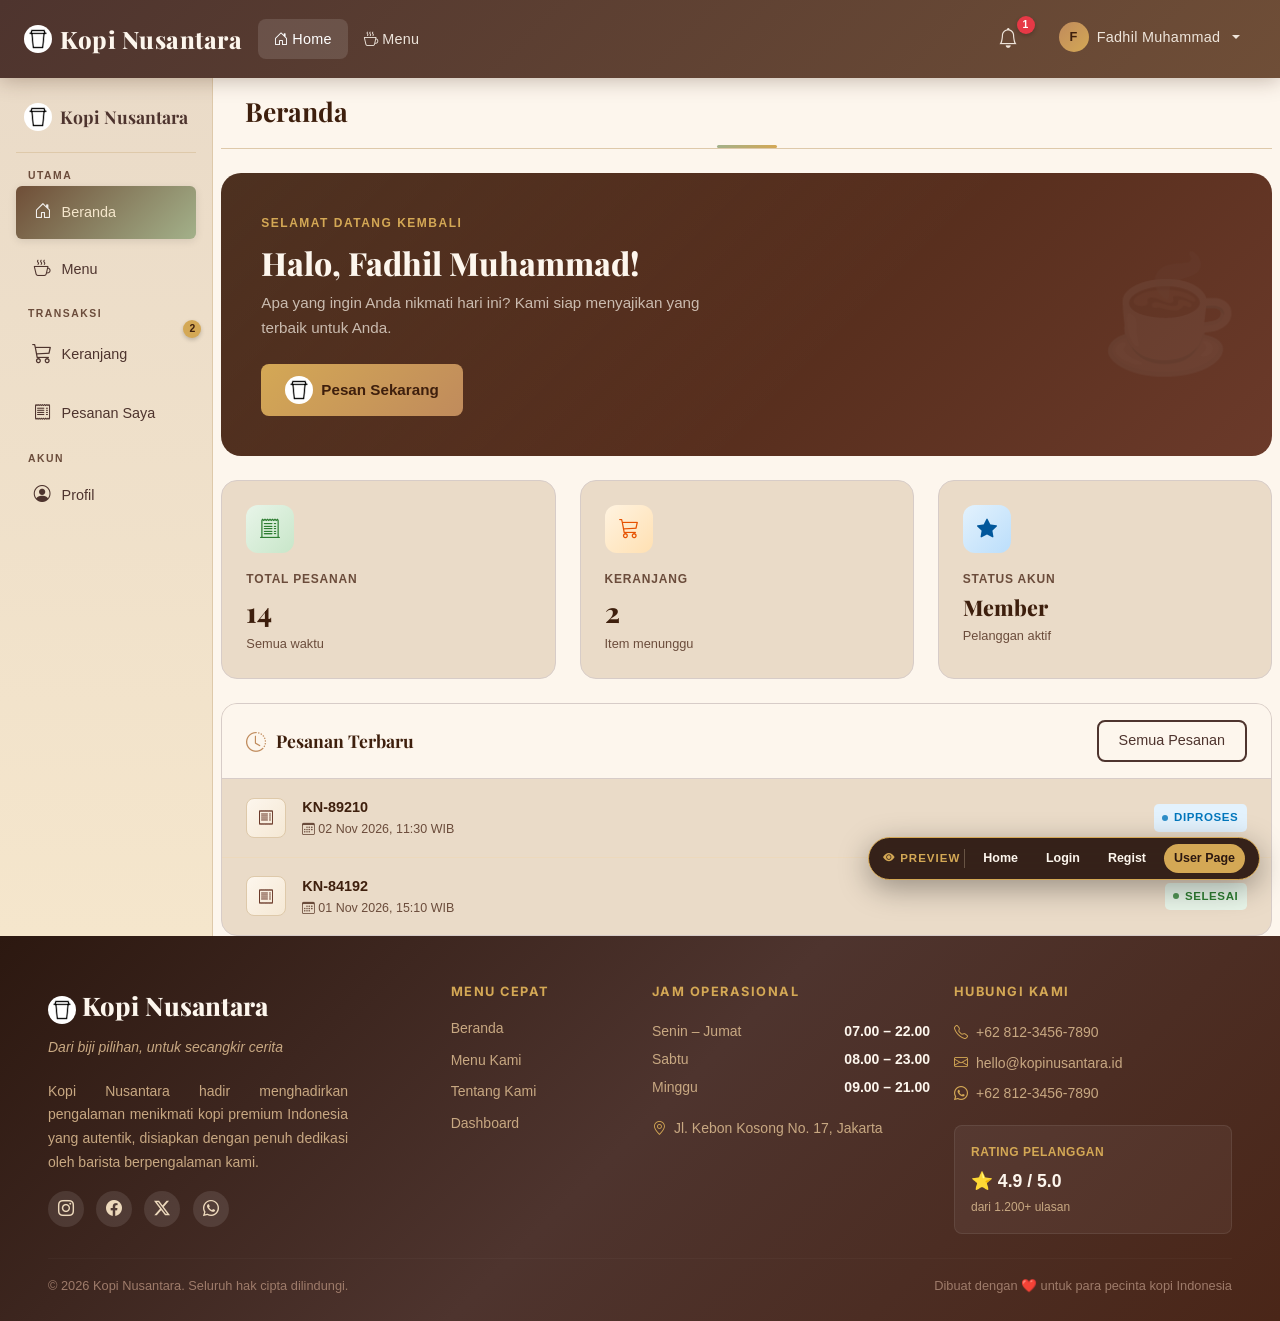
<file: user.html>
<!DOCTYPE html>
<html lang="id">

<head>
    <meta charset="UTF-8">
    <meta name="viewport" content="width=device-width, initial-scale=1.0">
    <meta name="description"
        content="Kopi Nusantara — Kedai kopi premium Indonesia dengan biji pilihan petani lokal, diracik oleh barista profesional.">
    <title>Beranda — Kopi Nusantara</title>

    <link rel="icon" type="image/x-icon" href="./public/coffee-cup-svgrepo-com.svg">

    <!-- Bootstrap CSS -->
    <link href="https://cdn.jsdelivr.net/npm/bootstrap@5.3.3/dist/css/bootstrap.min.css" rel="stylesheet">
    <!-- Bootstrap Icons -->
    <link rel="stylesheet" href="https://cdn.jsdelivr.net/npm/bootstrap-icons@1.11.3/font/bootstrap-icons.min.css">
    <!-- Google Fonts -->
    <link rel="preconnect" href="https://fonts.googleapis.com">
    <link rel="preconnect" href="https://fonts.gstatic.com" crossorigin>
    <link
        href="https://fonts.googleapis.com/css2?family=Playfair+Display:wght@400;600;700;800&family=Inter:wght@300;400;500;600;700&display=swap"
        rel="stylesheet">

    <link rel="stylesheet"
        href="https://fonts.googleapis.com/css2?family=Material+Symbols+Outlined:opsz,wght,FILL,GRAD@24,400,0,0&icon_names=bakery_dining,fastfood,coffee,water_medium,lunch_dining,cookie,psychiatry,person_apron,bolt,trophy,aq_indoor,partner_heart,app_registration,share_location,sell,paid,star,menu" />

    <!-- App CSS (Exact Compiled CSS from Laravel) -->
    <link rel="stylesheet" href="css/app.css">
    <style>
        /* Inline overrides (from partials/styles.blade.php) */
        .bg-customer { background-color: #FDF6ED; }
        .text-coffee  { color: #6B3A2A !important; }
        .text-accent  { color: #C08B5C !important; }

        /* Page title bar */
        .page-header {
            padding: 1rem 0 1.25rem;
            margin-bottom: 1.5rem;
            border-bottom: 1px solid #DEC9AA;
        }

        .page-header h1 {
            font-family: 'Playfair Display', serif;
            font-size: 1.65rem;
            font-weight: 700;
            color: #3E1F0D;
            margin: 0;
        }

        /* Floating Preview Quick Navigator */
        .floating-preview-nav {
            position: fixed;
            bottom: 20px;
            right: 20px;
            z-index: 9999;
            background: rgba(44, 24, 16, 0.95);
            backdrop-filter: blur(8px);
            border: 1px solid #D4A855;
            border-radius: 50px;
            padding: 6px 14px;
            display: flex;
            align-items: center;
            gap: 8px;
            box-shadow: 0 8px 30px rgba(0,0,0,0.35);
        }
        .floating-preview-nav .nav-label {
            color: #D4A855;
            font-size: 0.72rem;
            font-weight: 700;
            text-transform: uppercase;
            letter-spacing: 1px;
            padding-right: 4px;
            border-right: 1px solid rgba(222, 201, 170, 0.3);
        }
        .floating-preview-nav a {
            color: #FDF6ED;
            text-decoration: none;
            font-size: 0.78rem;
            font-weight: 600;
            padding: 4px 10px;
            border-radius: 20px;
            transition: all 0.2s;
        }
        .floating-preview-nav a:hover {
            background: rgba(212, 168, 85, 0.2);
            color: #D4A855;
        }
        .floating-preview-nav a.active {
            background: #D4A855;
            color: #2C1810;
        }
    </style>
</head>

<body class="bg-customer">

    <!-- Floating Preview Quick Switcher -->
    <div class="floating-preview-nav">
        <span class="nav-label"><i class="bi bi-eye-fill me-1"></i>Preview</span>
        <a href="index.html">Home</a>
        <a href="login.html">Login</a>
        <a href="register.html">Regist</a>
        <a href="user.html" class="active">User Page</a>
    </div>

    <!-- ================================================================
     NAVBAR (partials/navbar.blade.php - Authenticated User View)
     ================================================================ -->
    <nav class="navbar navbar-expand-lg navbar-dark">
        <div class="container-fluid px-4">
            <a class="navbar-brand" href="index.html">
                <img src="./public/coffee-cup-svgrepo-com.svg" alt="" width="28" height="28"
                    class="brand-logo"> Kopi Nusantara
            </a>

            <button class="navbar-toggler" type="button" data-bs-toggle="collapse" data-bs-target="#navbarNav"
                aria-controls="navbarNav" aria-expanded="false" aria-label="Toggle navigation">
                <span class="material-symbols-outlined">
                    menu
                </span>
            </button>

            <div class="collapse navbar-collapse " id="navbarNav">
                <ul class="navbar-nav me-auto">
                    <li class="nav-item">
                        <a class="nav-link active" href="user.html">
                            <i class="bi bi-house-door me-1"></i>Home
                        </a>
                    </li>
                    <li class="nav-item">
                        <a class="nav-link" href="#menu">
                            <i class="bi bi-cup-hot me-1"></i>Menu
                        </a>
                    </li>
                </ul>

                <ul class="navbar-nav align-items-start gap-1 ms-auto">
                    <!-- Notification Bell Dropdown -->
                    <li class="nav-item dropdown me-1">
                        <a class="nav-link position-relative px-2 dropdown-toggle hide-arrow" href="#"
                            id="notificationDropdown" role="button" data-bs-toggle="dropdown" aria-expanded="false"
                            title="Notifikasi">
                            <i class="bi bi-bell fs-5"></i>
                            <span class="notification-badge">1</span>
                        </a>

                        <ul class="dropdown-menu dropdown-menu-end notification-dropdown shadow-lg border-0 py-0"
                            aria-labelledby="notificationDropdown"
                            style="width: 320px; max-height: 400px; overflow-y: auto;">
                            <li class="dropdown-header d-flex justify-content-between align-items-center py-2 px-3 border-bottom"
                                style="background-color: var(--color-surface-alt, #2C1A11); color: var(--color-gold, #D4A855);">
                                <span class="fw-bold fs-6 mb-0">Notifikasi</span>
                                <span class="badge bg-warning text-dark rounded-pill">1 Baru</span>
                            </li>

                            <li>
                                <a class="dropdown-item py-2 px-3 border-bottom text-wrap d-flex flex-column gap-1"
                                    href="#orders">
                                    <div class="d-flex justify-content-between align-items-center">
                                        <strong style="font-size: 0.85rem;" class="text-truncate me-2">Pesanan #KN-89210</strong>
                                        <small class="text-muted ms-auto" style="font-size: 0.7rem; white-space: nowrap;">5 menit yang lalu</small>
                                    </div>
                                    <div class="d-flex justify-content-between align-items-center">
                                        <span class="text-muted small" style="font-size: 0.78rem;">Pesanan Diproses</span>
                                        <span class="badge bg-info text-dark" style="font-size: 0.65rem;">Processing</span>
                                    </div>
                                </a>
                            </li>

                            <li class="text-center py-2 bg-light">
                                <a href="#orders" class="text-decoration-none small fw-semibold text-coffee">
                                    Lihat Semua Pesanan
                                </a>
                            </li>
                        </ul>
                    </li>

                    <!-- User Profile Dropdown -->
                    <li class="nav-item dropdown">
                        <a class="nav-link dropdown-toggle d-flex align-items-center gap-2" href="#" role="button"
                            data-bs-toggle="dropdown" aria-expanded="false">
                            <div
                                style="width:30px;height:30px;border-radius:50%;background:linear-gradient(135deg,#C08B5C,#D4A855);display:flex;align-items:center;justify-content:center;font-size:0.8rem;font-weight:700;color:#3E1F0D;">
                                F
                            </div>
                            <span class="d-none d-md-inline">Fadhil Muhammad</span>
                        </a>
                        <ul class="dropdown-menu dropdown-menu-end">
                            <li>
                                <div class="px-3 py-2 border-bottom" style="border-color:#DEC9AA!important;">
                                    <div style="font-weight:600;font-size:0.875rem;color:#3E1F0D;">
                                        Fadhil Muhammad</div>
                                    <div style="font-size:0.75rem;color:#6B4C3B;">User
                                    </div>
                                </div>
                            </li>
                            <li>
                                <a class="dropdown-item" href="#orders">
                                    <i class="bi bi-receipt me-2"></i>Pesanan Saya
                                </a>
                            </li>
                            <li>
                                <a class="dropdown-item" href="#profile">
                                    <i class="bi bi-person me-2"></i>Profil
                                </a>
                            </li>
                            <li>
                                <hr class="dropdown-divider" style="border-color:#DEC9AA;">
                            </li>
                            <li>
                                <a class="dropdown-item text-danger" href="login.html">
                                    <i class="bi bi-box-arrow-right me-2"></i>Keluar
                                </a>
                            </li>
                        </ul>
                    </li>
                </ul>
            </div>
        </div>
    </nav>

    <!-- ================================================================
     MAIN CONTENT & SIDEBAR (layouts/app.blade.php + partials/sidebar.blade.php)
     ================================================================ -->
    <div class="container-fluid px-0">
        <div class="row g-0">

            <div class="sidebar col-md-3 col-lg-2">
                <div class="sidebar-brand">
                    <img src="./public/coffee-cup-svgrepo-com.svg" alt="" width="28" height="28" class="brand-logo">
                    <span>Kopi Nusantara</span>
                </div>

                <ul class="nav flex-column">
                    <li><span class="sidebar-section-label">Utama</span></li>
                    <li class="nav-item">
                        <a class="nav-link active" href="user.html">
                            <i class="bi bi-house-door"></i> Beranda
                        </a>
                    </li>
                    <li class="nav-item">
                        <a class="nav-link" href="#menu">
                            <i class="bi bi-cup-hot"></i> Menu
                        </a>
                    </li>

                    <li><span class="sidebar-section-label">Transaksi</span></li>
                    <li class="nav-item position-relative">
                        <a class="nav-link" href="#cart">
                            <i class="bi bi-cart3 fs-5"></i> Keranjang
                        </a>
                        <span class="cart-badge" style="position: absolute; right: -5px; top: -5px;">
                            2
                        </span>
                    </li>
                    <li class="nav-item">
                        <a class="nav-link" href="#orders">
                            <i class="bi bi-receipt"></i> Pesanan Saya
                        </a>
                    </li>

                    <li><span class="sidebar-section-label">Akun</span></li>
                    <li class="nav-item">
                        <a class="nav-link" href="#profile">
                            <i class="bi bi-person-circle"></i> Profil
                        </a>
                    </li>
                </ul>
            </div>

            <main class="col-md-9 ms-sm-auto col-lg-10 px-2 overflow-hidden" style="min-width: 0;">
                <div
                    class="section-title page-header d-flex justify-content-between flex-wrap flex-md-nowrap align-items-center px-3 px-md-4">
                    <h1>Beranda</h1>
                </div>

                <!-- ================================================================
                 USER DASHBOARD CONTENT (user/dashboard.blade.php)
                 ================================================================ -->
                <div class="dashboard-page fade-in-up">

                    <div class="welcome-banner mb-4">
                        <!-- <img src="./public/coffee-cup-svgrepo-com.svg" alt="" aria-hidden="true" class="welcome-watermark"> -->
                        <div class="welcome-label">Selamat datang kembali</div>
                        <h1 class="welcome-title">Halo, Fadhil Muhammad!</h1>
                        <p class="welcome-subtitle">
                            Apa yang ingin Anda nikmati hari ini? Kami siap menyajikan yang terbaik untuk Anda.
                        </p>
                        <a href="#menu" class="welcome-btn">
                            <img src="./public/coffee-cup-svgrepo-com.svg" alt="" width="28" height="28"
                                class="brand-logo">
                            Pesan Sekarang
                        </a>
                    </div>

                    <div class="row g-4 mb-4">
                        <div class="col-6 col-md-4">
                            <div class="dash-stat-card fade-in-up">
                                <div class="dash-stat-icon orders">
                                    <i class="bi bi-receipt-cutoff"></i>
                                </div>
                                <div class="dash-stat-label">Total Pesanan</div>
                                <div class="dash-stat-value">14</div>
                                <div class="dash-stat-sub">Semua waktu</div>
                            </div>
                        </div>
                        <div class="col-6 col-md-4">
                            <div class="dash-stat-card fade-in-up delay-1">
                                <div class="dash-stat-icon cart">
                                    <i class="bi bi-cart3 fs-5"></i>
                                </div>
                                <div class="dash-stat-label">Keranjang</div>
                                <div class="dash-stat-value">2</div>
                                <div class="dash-stat-sub">Item menunggu</div>
                            </div>
                        </div>
                        <div class="col-12 col-md-4">
                            <div class="dash-stat-card fade-in-up delay-2">
                                <div class="dash-stat-icon member">
                                    <i class="bi bi-star-fill"></i>
                                </div>
                                <div class="dash-stat-label">Status Akun</div>
                                <div class="dash-stat-value" style="font-size: 1.35rem;">Member</div>
                                <div class="dash-stat-sub">Pelanggan aktif</div>
                            </div>
                        </div>
                    </div>

                    <div class="recent-orders-card fade-in-up delay-2">
                        <div class="recent-orders-header">
                            <div class="recent-orders-header-title">
                                <i class="bi bi-clock-history"></i>
                                Pesanan Terbaru
                            </div>
                            <a href="#orders" class="btn btn-outline-coffee btn-sm">
                                Semua Pesanan
                            </a>
                        </div>
                        <div class="card-body p-0">
                            <a href="#orders" class="order-item">
                                <div class="order-info">
                                    <div class="order-icon">
                                        <i class="bi bi-receipt"></i>
                                    </div>
                                    <div>
                                        <div class="order-id">KN-89210</div>
                                        <div class="order-date">
                                            <i class="bi bi-calendar3 me-1"></i>02 Nov 2026, 11:30 WIB
                                        </div>
                                    </div>
                                </div>
                                <div class="order-status status-processing">
                                    Diproses
                                </div>
                            </a>

                            <a href="#orders" class="order-item">
                                <div class="order-info">
                                    <div class="order-icon">
                                        <i class="bi bi-receipt"></i>
                                    </div>
                                    <div>
                                        <div class="order-id">KN-84192</div>
                                        <div class="order-date">
                                            <i class="bi bi-calendar3 me-1"></i>01 Nov 2026, 15:10 WIB
                                        </div>
                                    </div>
                                </div>
                                <div class="order-status status-completed">
                                    Selesai
                                </div>
                            </a>
                        </div>
                    </div>

                </div>
            </main>
        </div>
    </div>

    <!-- ================================================================
     FOOTER (partials/footer.blade.php)
     ================================================================ -->
    <footer class="footer mt-auto">
        <div class="container-fluid px-4 px-lg-5">
            <div class="row g-4">
                <div class="col-lg-4">
                    <div class="footer-brand">
                        <img src="./public/coffee-cup-svgrepo-com.svg" alt="" width="28" height="28" class="brand-logo">
                        Kopi Nusantara
                    </div>
                    <p class="footer-tagline">Dari biji pilihan, untuk secangkir cerita</p>
                    <p style="font-size:0.875rem;color:#C8A882;line-height:1.7;max-width:300px;text-align: justify;">
                        Kopi Nusantara hadir menghadirkan pengalaman menikmati kopi premium Indonesia yang autentik,
                        disiapkan dengan penuh dedikasi oleh barista berpengalaman kami.
                    </p>
                    <div class="footer-social mt-3">
                        <a href="#" title="Instagram"><i class="bi bi-instagram"></i></a>
                        <a href="#" title="Facebook"><i class="bi bi-facebook"></i></a>
                        <a href="#" title="Twitter/X"><i class="bi bi-twitter-x"></i></a>
                        <a href="#" title="WhatsApp"><i class="bi bi-whatsapp"></i></a>
                    </div>
                </div>

                <div class="col-lg-2 col-md-4">
                    <h6>Menu Cepat</h6>
                    <a href="index.html">Beranda</a>
                    <a href="index.html#menu-section">Menu Kami</a>
                    <a href="index.html#tentang">Tentang Kami</a>
                    <a href="user.html">Dashboard</a>
                </div>

                <div class="col-lg-3 col-md-4">
                    <h6>Jam Operasional</h6>
                    <div style="font-size:0.875rem;color:#C8A882;line-height:2;">
                        <div class="d-flex justify-content-between">
                            <span>Senin – Jumat</span>
                            <span style="color:#FDF6ED;font-weight:600;">07.00 – 22.00</span>
                        </div>
                        <div class="d-flex justify-content-between">
                            <span>Sabtu</span>
                            <span style="color:#FDF6ED;font-weight:600;">08.00 – 23.00</span>
                        </div>
                        <div class="d-flex justify-content-between">
                            <span>Minggu</span>
                            <span style="color:#FDF6ED;font-weight:600;">09.00 – 21.00</span>
                        </div>
                    </div>
                    <div class="mt-3" style="font-size:0.875rem;color:#C8A882;">
                        <div><i class="bi bi-geo-alt me-2" style="color:#D4A855;"></i>Jl. Kebon Kosong No. 17, Jakarta</div>
                    </div>
                </div>

                <div class="col-lg-3 col-md-4">
                    <h6>Hubungi Kami</h6>
                    <div style="font-size:0.875rem;color:#C8A882;line-height:2.2;">
                        <div><i class="bi bi-telephone me-2" style="color:#D4A855;"></i>+62 812-3456-7890</div>
                        <div><i class="bi bi-envelope me-2" style="color:#D4A855;"></i>hello@kopinusantara.id</div>
                        <div><i class="bi bi-whatsapp me-2" style="color:#D4A855;"></i>+62 812-3456-7890</div>
                    </div>
                    <div class="mt-3 p-3"
                        style="background:rgba(255,255,255,0.05);border-radius:0.5rem;border:1px solid rgba(255,255,255,0.08);">
                        <div
                            style="font-size:0.75rem;color:#D4A855;font-weight:600;letter-spacing:0.5px;text-transform:uppercase;margin-bottom:0.25rem;">
                            Rating Pelanggan</div>
                        <div style="color:#FDF6ED;font-size:1.1rem;font-weight:700;">⭐ 4.9 / 5.0</div>
                        <div style="font-size:0.75rem;color:#C8A882;">dari 1.200+ ulasan</div>
                    </div>
                </div>
            </div>

            <hr class="footer-divider">

            <div class="d-flex flex-wrap justify-content-between align-items-center footer-bottom">
                <span>&copy; 2026 Kopi Nusantara. Seluruh hak cipta dilindungi.</span>
                <span>Dibuat dengan ❤️ untuk para pecinta kopi Indonesia</span>
            </div>
        </div>
    </footer>

    <!-- Bootstrap JS -->
    <script src="https://cdn.jsdelivr.net/npm/bootstrap@5.3.3/dist/js/bootstrap.bundle.min.js"></script>
</body>

</html>
</file>
<file: css/app.css>
@import "https://fonts.googleapis.com/css2?family=Playfair+Display:wght@400;600;700;800&family=Inter:wght@300;400;500;600;700&display=swap";@import "https://fonts.googleapis.com/css2?family=Playfair+Display:wght@700;800&family=Inter:wght@400;500;600&display=swap";:root{--color-primary:#3e1f0d;--color-secondary:#6b3a2a;--color-accent:#c08b5c;--color-gold:#d4a855;--color-background:#fdf6ed;--color-surface:#f5e8d4;--color-surface-alt:#edd9bc;--color-text:#2c1810;--color-text-muted:#6b4c3b;--color-border:#dec9aa;--color-success:#2e7d32;--color-warning:#e65100;--color-danger:#b71c1c;--color-info:#01579b;--shadow-sm:0 2px 8px #3e1f0d14;--shadow-md:0 4px 20px #3e1f0d1f;--shadow-lg:0 8px 40px #3e1f0d2e;--shadow-xl:0 20px 60px #3e1f0d40;--radius-sm:.5rem;--radius-md:.75rem;--radius-lg:1rem;--radius-xl:1.5rem;--transition:all .25s cubic-bezier(.4, 0, .2, 1)}*,:before,:after{box-sizing:border-box}html{scroll-behavior:smooth}body{background-color:var(--color-background);color:var(--color-text);font-family:Inter,Segoe UI,sans-serif;font-size:.9375rem;line-height:1.7}h1,h2,h3,h4,h5,h6{color:var(--color-primary);font-family:Playfair Display,Georgia,serif;font-weight:700;line-height:1.3}.section-title{color:var(--color-primary);padding-bottom:.5rem;font-family:Playfair Display,serif;font-size:2.25rem;font-weight:800;display:inline-block;position:relative}.section-title:after{content:"";background:linear-gradient(90deg, var(--color-accent), var(--color-gold));border-radius:99px;width:60px;height:3px;position:absolute;bottom:0;left:50%;transform:translate(-50%)}.text-coffee{color:var(--color-secondary)!important}.text-accent{color:var(--color-accent)!important}.text-muted-custom{color:var(--color-text-muted)!important}.navbar{transition:var(--transition);padding:.85rem 0;box-shadow:0 2px 20px #3e1f0d4d;background:linear-gradient(135deg, var(--color-primary) 0%, var(--color-secondary) 100%)!important}.navbar-brand{letter-spacing:.5px;transition:var(--transition);align-items:center;gap:.5rem;font-family:Playfair Display,serif;font-size:1.5rem;font-weight:800;display:flex;color:#fdf6ed!important}.navbar-brand:hover{transform:translateY(-1px);color:var(--color-gold)!important}.navbar-brand .brand-icon{filter:drop-shadow(0 1px 2px #0000004d);font-size:1.6rem}.navbar .nav-link{border-radius:var(--radius-sm);transition:var(--transition);letter-spacing:.3px;font-size:.9rem;font-weight:500;color:#fdf6ede6!important;padding:.5rem 1rem!important}.navbar .nav-link:hover,.navbar .nav-link.active{background-color:#ffffff1f;color:#fff!important}.navbar-toggler{border-color:#fdf6ed4d;padding:.375rem .625rem}.navbar-toggler-icon{filter:invert()}.dropdown-menu{background-color:var(--color-surface);border:1px solid var(--color-border);border-radius:var(--radius-md);box-shadow:var(--shadow-lg);margin-top:.5rem;padding:.5rem}.dropdown-item{color:var(--color-text);border-radius:var(--radius-sm);transition:var(--transition);padding:.5rem 1rem;font-weight:500}.dropdown-item:hover{background-color:var(--color-surface-alt);color:var(--color-primary)}.cart-badge,.notification-badge{background:var(--color-gold,#d4a855);color:#3e1f0d;z-index:2;border-radius:999px;justify-content:center;align-items:center;min-width:18px;height:18px;padding:0 4px;font-size:.65rem;font-weight:700;line-height:1;display:flex;position:absolute;top:2px;right:0;box-shadow:0 2px 4px #0003}.notification-badge{color:#fff;background:#e63946}.hide-arrow:after{display:none!important}.pagination{justify-content:center;align-items:center;gap:.35rem;margin:1.5rem 0 .5rem;padding-left:0;list-style:none;display:flex}.pagination .page-item .page-link{color:var(--color-text,#3e1f0d);background-color:var(--color-surface,#fffdf9);border:1px solid var(--color-border,#dec9aa);transition:var(--transition,all .2s ease);padding:.45rem .85rem;font-size:.875rem;font-weight:500;text-decoration:none;box-shadow:0 1px 3px #0000000d;border-radius:var(--radius-sm,8px)!important}.pagination .page-item .page-link:hover{color:#3e1f0d;background-color:var(--color-surface-alt,#f5e6d3);border-color:var(--color-gold,#d4a855);transform:translateY(-1px)}.pagination .page-item.active .page-link{font-weight:700;box-shadow:0 3px 8px #c08b5c4d;color:#3e1f0d!important;background:linear-gradient(135deg,#c08b5c 0%,#d4a855 100%)!important;border-color:#c08b5c!important}.pagination .page-item.disabled .page-link{color:#a08c7d;border-color:var(--color-border,#dec9aa);opacity:.6;pointer-events:none;background-color:#00000008}.pagination-container .small.text-muted,nav .small.text-muted{display:none!important}.sidebar{background:linear-gradient(180deg, var(--color-surface) 0%, var(--color-background) 100%);border-right:1px solid var(--color-border);min-height:calc(100vh - 72px);padding:1.5rem 1rem!important}.sidebar-brand{color:var(--color-primary);border-bottom:1px solid var(--color-border);align-items:center;gap:.5rem;margin-bottom:.5rem;padding:0 .5rem 1.25rem;font-family:Playfair Display,serif;font-size:1.1rem;font-weight:700;display:flex}.sidebar-section-label{text-transform:uppercase;letter-spacing:1.5px;color:var(--color-text-muted);margin-top:.5rem;padding:.5rem .75rem .25rem;font-size:.65rem;font-weight:700}.sidebar .nav-link{color:var(--color-text-muted);border-radius:var(--radius-sm);transition:var(--transition);align-items:center;gap:.6rem;margin-bottom:.2rem;padding:.65rem .875rem;font-size:.9rem;font-weight:500;display:flex}.sidebar .nav-link i{text-align:center;flex-shrink:0;width:20px;font-size:1.05rem}.sidebar .nav-link:hover{background-color:var(--color-surface-alt);color:var(--color-primary);transform:translate(3px)}.sidebar .nav-link.active{background:linear-gradient(135deg, var(--color-secondary), var(--color-accent));color:#fff;box-shadow:0 3px 10px #6b3a2a4d}.sidebar .nav-link.active i{color:#ffffffe6}.card{box-shadow:var(--shadow-sm);background-color:var(--color-surface);border-radius:var(--radius-md);transition:var(--transition);border:none;overflow:hidden}.card:hover{box-shadow:var(--shadow-md);transform:translateY(-3px)}.card-header{background-color:var(--color-background);border-bottom:1px solid var(--color-border);color:var(--color-primary);padding:1rem 1.25rem;font-family:Playfair Display,serif;font-weight:600}.card-body{color:var(--color-text)}.card-title{color:var(--color-primary);font-family:Playfair Display,serif;font-weight:600}.stat-card{transition:var(--transition);position:relative;overflow:hidden;border-radius:var(--radius-lg)!important;border:none!important}.stat-card:before{content:"";pointer-events:none;background:linear-gradient(135deg,#ffffff26 0%,#0000 100%);position:absolute;inset:0}.stat-card:hover{transform:translateY(-5px);box-shadow:var(--shadow-lg)!important}.stat-card .card-body{z-index:1;padding:1.5rem;position:relative}.stat-card .stat-icon{border-radius:var(--radius-md);background-color:#fff3;justify-content:center;align-items:center;width:52px;height:52px;margin-bottom:1rem;font-size:1.5rem;display:flex}.stat-card .stat-label{text-transform:uppercase;letter-spacing:1px;opacity:.85;margin-bottom:.25rem;font-size:.75rem;font-weight:600}.stat-card .stat-value{font-family:Playfair Display,serif;font-size:2rem;font-weight:800;line-height:1}.stat-card .stat-sub{opacity:.75;margin-top:.35rem;font-size:.8rem}.stat-gradient-brown{color:#fdf6ed;background:linear-gradient(135deg,#3e1f0d 0%,#6b3a2a 100%)}.stat-gradient-amber{color:#fdf6ed;background:linear-gradient(135deg,#7b3f00 0%,#c07728 100%)}.stat-gradient-green{color:#fdf6ed;background:linear-gradient(135deg,#1b5e20 0%,#388e3c 100%)}.stat-gradient-teal{color:#fdf6ed;background:linear-gradient(135deg,#004d40 0%,#00897b 100%)}.table thead{background:linear-gradient(135deg, var(--color-primary) 0%, var(--color-secondary) 100%);color:#fdf6ed}.table tbody td{vertical-align:middle;border-color:var(--color-border);color:var(--color-text);padding:.875rem 1rem;font-size:.9rem}.table-bordered{border:1px solid var(--color-border)}.btn-coffee{background:linear-gradient(135deg, var(--color-secondary) 0%, var(--color-primary) 100%);color:#fdf6ed;border-radius:var(--radius-sm);transition:var(--transition);letter-spacing:.3px;border:none;padding:.6rem 1.5rem;font-size:.9rem;font-weight:600;position:relative;overflow:hidden}.btn-coffee:before{content:"";opacity:0;transition:var(--transition);background:linear-gradient(135deg,#ffffff1a 0%,#0000 100%);position:absolute;inset:0}.btn-coffee:hover{color:#fff;transform:translateY(-2px);box-shadow:0 6px 20px #3e1f0d59}.btn-coffee:hover:before{opacity:1}.btn-outline-coffee{color:var(--color-secondary);border:2px solid var(--color-secondary);border-radius:var(--radius-sm);transition:var(--transition);background-color:#0000;padding:.55rem 1.45rem;font-size:.9rem;font-weight:600}.btn-outline-coffee:hover{background:linear-gradient(135deg, var(--color-secondary), var(--color-primary));color:#fdf6ed;border-color:#0000;transform:translateY(-2px);box-shadow:0 6px 20px #3e1f0d40}.btn-gold{background:linear-gradient(135deg, var(--color-gold) 0%, var(--color-accent) 100%);color:var(--color-primary);border-radius:var(--radius-sm);transition:var(--transition);border:none;padding:.6rem 1.5rem;font-weight:700}.btn-gold:hover{color:var(--color-primary);transform:translateY(-2px);box-shadow:0 6px 20px #d4a85566}.form-control,.form-select{border:1.5px solid var(--color-border);background-color:var(--color-background);color:var(--color-text);border-radius:var(--radius-sm);transition:var(--transition);padding:.7rem 1rem;font-size:.9rem}.form-control:focus,.form-select:focus{border-color:var(--color-accent);background-color:var(--color-background);color:var(--color-text);box-shadow:0 0 0 3px #c08b5c26}.form-control::placeholder{color:#9e7b6a}.form-label{color:var(--color-primary);letter-spacing:.2px;margin-bottom:.4rem;font-size:.875rem;font-weight:600}.form-check-input:checked{background-color:var(--color-secondary);border-color:var(--color-secondary)}.form-text{color:var(--color-text-muted)}.alert{border-radius:var(--radius-sm);box-shadow:var(--shadow-sm);border:none;padding:.875rem 1.25rem;font-size:.9rem}.alert-success{color:#1b5e20;background-color:#e8f5e9;border-left:4px solid #2e7d32}.alert-danger{color:#b71c1c;background-color:#ffebee;border-left:4px solid #c62828}.alert-warning{color:#e65100;background-color:#fff3e0;border-left:4px solid #ff6f00}.alert-info{color:#01579b;background-color:#e3f2fd;border-left:4px solid #0277bd}.badge{letter-spacing:.3px;border-radius:.3rem;padding:.35em .7em;font-size:.7rem;font-weight:600}.badge.bg-success{background-color:#2e7d32!important}.badge.bg-warning{color:#fff!important;background-color:#e65100!important}.badge.bg-danger{background-color:#b71c1c!important}.badge.bg-info{background-color:#0277bd!important}.badge.bg-secondary{background-color:#6b4c3b!important}.menu-card{transition:var(--transition);border:1px solid #0000;overflow:hidden;border-radius:var(--radius-md)!important}.menu-card:hover{border-color:var(--color-accent);transform:translateY(-5px);box-shadow:var(--shadow-lg)!important}.menu-card .card-img-top{object-fit:cover;background-color:var(--color-surface-alt);height:200px;transition:transform .4s}.menu-card:hover .card-img-top{transform:scale(1.04)}.menu-card .card-title{margin-bottom:.4rem;font-size:1.05rem}.menu-card .card-text{color:var(--color-text-muted);margin-bottom:1rem;font-size:.85rem;line-height:1.6}.menu-price{color:var(--color-secondary);font-family:Playfair Display,serif;font-size:1.2rem;font-weight:700}.category-card{text-align:center;transition:var(--transition);cursor:pointer;border:2px solid #0000;padding:1.5rem 1rem;text-decoration:none;border-radius:var(--radius-lg)!important}.category-card:hover{border-color:var(--color-accent);transform:translateY(-5px);background-color:var(--color-surface-alt)!important;box-shadow:var(--shadow-md)!important}.category-icon{margin-bottom:.75rem;font-size:2.5rem;transition:transform .3s;display:block}.category-card:hover .category-icon{transform:scale(1.15)}.pagination{gap:.25rem}.page-link{color:var(--color-secondary);border:1px solid var(--color-border);background-color:var(--color-surface);transition:var(--transition);margin:0 .125rem;padding:.5rem .875rem;font-size:.875rem;font-weight:500;border-radius:var(--radius-sm)!important}.page-link:hover{background-color:var(--color-surface-alt);color:var(--color-primary);border-color:var(--color-accent)}.page-item.active .page-link{background:linear-gradient(135deg, var(--color-secondary), var(--color-primary));color:#fdf6ed;border-color:#0000}.page-item.disabled .page-link{background-color:var(--color-background);color:#9e7b6a;border-color:var(--color-border)}.footer{color:#edd9bc;margin-top:auto;padding:3rem 0 1.5rem;background:linear-gradient(135deg, #2c1810 0%, var(--color-primary) 50%, #4a2618 100%)!important}.footer-brand{color:#fdf6ed;margin-bottom:.5rem;font-family:Playfair Display,serif;font-size:1.6rem;font-weight:800}.footer-tagline{color:#c08b5c;margin-bottom:1.25rem;font-size:.875rem;font-style:italic}.footer h6{color:var(--color-gold);text-transform:uppercase;letter-spacing:1.5px;margin-bottom:1rem;font-family:Inter,sans-serif;font-size:.8rem;font-weight:700}.footer a{color:#c8a882;transition:var(--transition);margin-bottom:.5rem;font-size:.875rem;text-decoration:none;display:block}.footer a:hover{color:#fdf6ed;transform:translate(3px)}.footer p{color:#c8a882;font-size:.875rem}.footer-divider{border-color:#fdf6ed1a;margin:1.5rem 0 1rem}.footer-bottom{color:#9e7b6a;font-size:.8rem}.footer-social a{color:#edd9bc;width:36px;height:36px;transition:var(--transition);background-color:#ffffff1a;border-radius:50%;justify-content:center;align-items:center;margin-bottom:0;margin-right:.5rem;font-size:1rem;display:inline-flex}.footer-social a:hover{background-color:var(--color-gold);color:var(--color-primary);transform:translateY(-2px)}.auth-visual{background:linear-gradient(160deg,#2c1810 0%,#3e1f0d 40%,#6b3a2a 100%);flex-direction:column;justify-content:center;align-items:center;padding:3rem;display:flex;position:relative;overflow:hidden}.auth-visual:before{content:"";opacity:.15;background-image:url(./public/images/hero-bg.jpg);background-position:50%;background-size:cover;position:absolute;inset:0}.auth-visual-content{z-index:1;text-align:center;position:relative}.auth-panel{background-color:var(--color-background);justify-content:center;align-items:center;padding:3rem;display:flex}.auth-form-wrap{width:100%;max-width:400px}.hero-section{background:linear-gradient(160deg,#fdf6ed 0%,#f5e8d4 100%);padding:2rem 0;position:relative;overflow:hidden}.hero-section:before{content:"";pointer-events:none;background:radial-gradient(circle,#c08b5c14 0%,#0000 70%);width:500px;height:500px;position:absolute;top:-50%;right:-10%}.hero-badge{color:var(--color-accent);letter-spacing:.5px;background-color:#d4a85526;border:1px solid #d4a8554d;border-radius:99px;align-items:center;gap:.5rem;margin-bottom:1.25rem;padding:.35rem .875rem;font-size:.8rem;font-weight:600;display:inline-flex}.hero-title{color:var(--color-primary);margin-bottom:1.25rem;font-family:Playfair Display,serif;font-size:3.5rem;font-weight:800;line-height:1.15}.hero-title .accent{color:var(--color-accent)}.hero-subtitle{color:var(--color-text-muted);max-width:480px;margin-bottom:2rem;font-size:1.05rem;line-height:1.75}.hero-image-wrap{border-radius:var(--radius-xl);box-shadow:var(--shadow-xl);position:relative;overflow:hidden}.hero-image-wrap:after{content:"";border-radius:var(--radius-xl);pointer-events:none;position:absolute;inset:0;box-shadow:inset 0 0 0 1px #fff3}.hero-stat-pill{-webkit-backdrop-filter:blur(10px);backdrop-filter:blur(10px);border-radius:var(--radius-md);box-shadow:var(--shadow-md);background:#fdf6edf2;border:1px solid #ffffff80;padding:.75rem 1rem;position:absolute}.hero-stat-pill.pill-top-right{top:1.5rem;right:-1.5rem}.hero-stat-pill.pill-bottom-left{bottom:1.5rem;left:-1.5rem}.modal-content{border-radius:var(--radius-lg);box-shadow:var(--shadow-xl);border:none;overflow:hidden}.modal-header{background:linear-gradient(135deg, var(--color-primary), var(--color-secondary));color:#fdf6ed;border-radius:0;padding:1.25rem 1.5rem}.modal-title{color:#fdf6ed;font-family:Playfair Display,serif;font-weight:700}.btn-close{filter:invert()}.image-preview{object-fit:cover;border-radius:var(--radius-sm);border:2px dashed var(--color-border);background-color:var(--color-surface);width:100%;height:200px}.btn-loading{pointer-events:none;opacity:.75;position:relative}.btn-loading:after{content:"";vertical-align:middle;border:2px solid;border-top-color:#0000;border-radius:50%;width:14px;height:14px;margin-left:8px;animation:.6s linear infinite spin;display:inline-block}@keyframes spin{to{transform:rotate(360deg)}}.toast-container{z-index:9999;position:fixed;top:20px;right:20px}.toast{border-radius:var(--radius-sm);box-shadow:var(--shadow-lg);border:none;font-size:.875rem}@keyframes fadeInUp{0%{opacity:0;transform:translateY(24px)}to{opacity:1;transform:translateY(0)}}@keyframes fadeIn{0%{opacity:0}to{opacity:1}}@keyframes slideInLeft{0%{opacity:0;transform:translate(-24px)}to{opacity:1;transform:translate(0)}}.fade-in-up{animation:.5s ease-out both fadeInUp}.fade-in{animation:.4s ease-out both fadeIn}.slide-in-left{animation:.4s ease-out both slideInLeft}.delay-1{animation-delay:.1s}.delay-2{animation-delay:.2s}.delay-3{animation-delay:.3s}.delay-4{animation-delay:.4s}::-webkit-scrollbar{width:7px;height:7px}::-webkit-scrollbar-track{background:var(--color-background)}::-webkit-scrollbar-thumb{background:var(--color-accent);border-radius:4px}::-webkit-scrollbar-thumb:hover{background:var(--color-secondary)}@media (width<=768px){.sidebar{z-index:1050;width:260px;height:calc(100vh - 72px);box-shadow:var(--shadow-xl);display:none;position:fixed;top:72px;left:0;overflow-y:auto}.sidebar.show{display:block}.hero-title{font-size:2.25rem}.section-title{font-size:1.75rem}.stat-card .stat-value{font-size:1.5rem}.auth-visual{display:none}.auth-panel{padding:2rem 1.5rem}.hero-stat-pill{display:none}}@media (width>=769px){.sidebar{display:block!important}}.order-table-card,.checkout-card{background-color:var(--color-surface);border:1px solid var(--color-border);border-radius:var(--radius-lg);box-shadow:var(--shadow-sm);transition:var(--transition);overflow:hidden}.order-table-card:hover,.checkout-card:hover{box-shadow:var(--shadow-md)}.order-card-header,.checkout-card-header{background:linear-gradient(135deg, var(--color-primary) 0%, var(--color-secondary) 100%);color:#fdf6ed;justify-content:space-between;align-items:center;padding:1.25rem 1.5rem;display:flex}.order-card-header h5,.checkout-card-header h5{color:#fdf6ed;margin:0;font-family:Playfair Display,serif;font-size:1.2rem;font-weight:700}.order-table{margin-bottom:0}.order-table thead{border-bottom:2px solid var(--color-border);background:linear-gradient(135deg,#3e1f0d14 0%,#6b3a2a1f 100%)}.order-table thead th{color:var(--color-primary);text-transform:uppercase;letter-spacing:.8px;border:none;padding:1rem 1.25rem;font-size:.8rem;font-weight:700}.order-table tbody td{vertical-align:middle;border-color:var(--color-border);color:var(--color-text);padding:1rem 1.25rem}.order-table tbody tr{transition:var(--transition)}.order-table tbody tr:hover{background-color:var(--color-surface-alt)}.order-number-badge{color:var(--color-primary);border:1px solid var(--color-border);border-radius:var(--radius-sm);background-color:#c08b5c26;align-items:center;gap:.35rem;padding:.35rem .65rem;font-family:Inter,monospace;font-size:.85rem;font-weight:600;display:inline-flex}.btn-coffee-sm{background:linear-gradient(135deg, var(--color-secondary) 0%, var(--color-primary) 100%);color:#fdf6ed;border-radius:var(--radius-sm);transition:var(--transition);border:none;align-items:center;gap:.35rem;padding:.4rem .9rem;font-size:.8rem;font-weight:600;text-decoration:none;display:inline-flex}.btn-coffee-sm:hover{color:#fff;transform:translateY(-1px);box-shadow:0 4px 12px #3e1f0d40}.order-filter-card{background-color:var(--color-surface);border:1px solid var(--color-border);border-radius:var(--radius-md);box-shadow:var(--shadow-sm);margin-bottom:1.5rem;padding:1.25rem}.checkout-summary-box{background:linear-gradient(135deg, var(--color-surface-alt) 0%, var(--color-surface) 100%);border:1px solid var(--color-border);border-radius:var(--radius-md);padding:1.5rem}.checkout-total-row{border-top:2px dashed var(--color-border);justify-content:space-between;align-items:center;margin-top:1rem;padding-top:1rem;display:flex}.checkout-total-price{color:var(--color-primary);font-family:Playfair Display,serif;font-size:1.6rem;font-weight:800}.modal{z-index:1065!important}.modal-backdrop{z-index:1055!important}.btn-coffee:hover{color:#f5e6cc;background-color:#6f4e37;transform:translateY(-1px);box-shadow:0 4px 12px #4e342e4d}.btn-outline-coffee{color:#4e342e;background-color:#0000;border:2px solid #4e342e;border-radius:.5rem;padding:.5rem 1.25rem;font-weight:500;transition:all .2s}.sidebar .nav-link:hover{background-color:#f5e6cc;transform:translate(4px)}.sidebar .nav-link.active{color:#f5e6cc;background-color:#6f4e37;box-shadow:0 2px 8px #0000001a}.table thead th{text-transform:uppercase;letter-spacing:.5px;border-bottom:none;padding:.75rem 1rem;font-size:.75rem;font-weight:600}@media (width<=768px){.menu-toolbar{flex-direction:column;align-items:stretch}.menu-search-form{max-width:100%}.table-responsive{border-radius:0}}.report-page{max-width:1200px}.report-filter-bar{background-color:#eadbc8;border:1px solid #d7ccc8;border-radius:.75rem;flex-wrap:wrap;align-items:flex-end;gap:1rem;margin-bottom:1.5rem;padding:1.25rem 1.5rem;display:flex}.report-filter-bar .form-label{color:#3e1f0d;margin-bottom:.4rem;font-size:.875rem;font-weight:600}.report-stat-grid{grid-template-columns:repeat(auto-fit,minmax(220px,1fr));gap:1rem;margin-bottom:1.5rem;display:grid}.report-stat-card{background-color:#eadbc8;border:1px solid #d7ccc8;border-radius:.75rem;padding:1.25rem 1.5rem;transition:all .25s cubic-bezier(.4,0,.2,1);position:relative;overflow:hidden}.report-stat-card:before{content:"";height:4px;position:absolute;top:0;left:0;right:0}.report-stat-card.revenue:before{background:linear-gradient(90deg,#2e7d32,#66bb6a)}.report-stat-card.orders:before{background:linear-gradient(90deg,#01579b,#42a5f5)}.report-stat-card.completed:before{background:linear-gradient(90deg,#e65100,#ff9800)}.report-stat-card.cancelled:before{background:linear-gradient(90deg,#b71c1c,#ef5350)}.report-stat-card:hover{border-color:#c08b5c;transform:translateY(-3px);box-shadow:0 6px 20px #3e1f0d1a}.report-stat-label{text-transform:uppercase;letter-spacing:.8px;color:#6b4c3b;margin-bottom:.35rem;font-size:.75rem;font-weight:600}.report-stat-value{color:#3e1f0d;font-family:Playfair Display,serif;font-size:1.6rem;font-weight:800}.top-menu-card{background-color:#eadbc8;border:1px solid #d7ccc8;border-radius:.75rem;overflow:hidden}.top-menu-card .card-body{padding:0}.top-menu-item{border-bottom:1px solid #edd9bc;justify-content:space-between;align-items:center;padding:.875rem 1.5rem;transition:all .2s;display:flex}.top-menu-item:last-child{border-bottom:none}.top-menu-item:hover{background-color:#f5e8d4}.top-menu-rank{color:#fdf6ed;background:linear-gradient(135deg,#4e342e,#6b3a2a);border-radius:50%;flex-shrink:0;justify-content:center;align-items:center;width:28px;height:28px;margin-right:1rem;font-size:.75rem;font-weight:700;display:inline-flex}.top-menu-info{flex:1;min-width:0}.top-menu-name{color:#3e1f0d;font-size:.9rem;font-weight:600}.top-menu-sold{color:#6b4c3b;font-size:.8rem}.top-menu-count{color:#6b3a2a;white-space:nowrap;font-family:Playfair Display,serif;font-size:1rem;font-weight:700}.user-avatar{color:#3e1f0d;background:linear-gradient(135deg,#d4a855,#c08b5c);border-radius:50%;flex-shrink:0;justify-content:center;align-items:center;width:36px;height:36px;font-size:.85rem;font-weight:700;display:inline-flex}.user-info{align-items:center;gap:.75rem;display:flex}.user-name{color:#3e1f0d;font-size:.9rem;font-weight:600}.user-email{color:#6b4c3b;font-size:.78rem}.role-badge{text-transform:uppercase;letter-spacing:.5px;border-radius:.3rem;align-items:center;gap:.35rem;padding:.3em .7em;font-size:.72rem;font-weight:700;display:inline-flex}.role-badge:before{content:"";opacity:.8;background-color:currentColor;border-radius:50%;width:6px;height:6px}.role-admin{color:#01579b;background-color:#e3f2fd}.role-manager{color:#e65100;background-color:#fff3e0}.role-user{color:#2e7d32;background-color:#e8f5e9}.approve-btn{color:#fff;background:linear-gradient(135deg,#2e7d32,#388e3c);border:none;border-radius:.5rem;align-items:center;gap:.4rem;padding:.5rem 1rem;font-size:.85rem;font-weight:600;text-decoration:none;transition:all .25s cubic-bezier(.4,0,.2,1);display:inline-flex}.approve-btn:hover{color:#fff;transform:translateY(-2px);box-shadow:0 4px 12px #2e7d324d}.reject-btn{color:#fff;background:linear-gradient(135deg,#c62828,#d32f2f);border:none;border-radius:.5rem;align-items:center;gap:.4rem;padding:.5rem 1rem;font-size:.85rem;font-weight:600;text-decoration:none;transition:all .25s cubic-bezier(.4,0,.2,1);display:inline-flex}.reject-btn:hover{color:#fff;transform:translateY(-2px);box-shadow:0 4px 12px #b71c1c4d}.btn-coffee:hover{color:#f5e6cc;background-color:#6f4e37}.card{background-color:#eadbc8;border:none;border-radius:.75rem;box-shadow:0 2px 12px #00000014}.admin-page,.manager-page{max-width:1200px}.page-header-bar{flex-wrap:wrap;justify-content:space-between;align-items:center;gap:1rem;margin-bottom:1.5rem;display:flex}.page-title-bar{align-items:center;gap:.75rem;display:flex}.page-title-icon{color:#fdf6ed;background:linear-gradient(135deg,#4e342e,#6b3a2a);border-radius:.75rem;justify-content:center;align-items:center;width:44px;height:44px;font-size:1.25rem;display:inline-flex}.page-title-bar h2{color:#3e1f0d;margin:0;font-family:Playfair Display,serif;font-size:1.4rem;font-weight:700}.menu-table-card{background-color:#eadbc8;border:1px solid #d7ccc8;border-radius:.75rem;overflow:hidden;box-shadow:0 2px 12px #0000000f}.menu-table-card .card-body{padding:0}.menu-toolbar{border-bottom:1px solid #d7ccc8;flex-wrap:wrap;justify-content:space-between;align-items:center;gap:1rem;padding:1.25rem 1.5rem;display:flex}.menu-search-form{flex:1;gap:.5rem;max-width:400px;display:flex}.menu-search-form .form-control{color:#3e2723;background-color:#fdf6ed;border:1.5px solid #d7ccc8;border-radius:.5rem;padding:.6rem 1rem;font-size:.9rem;transition:all .25s cubic-bezier(.4,0,.2,1)}.menu-search-form .form-control:focus{background-color:#fdf6ed;border-color:#c08b5c;box-shadow:0 0 0 3px #c08b5c26}.table{background-color:#0000;border-radius:0;margin-bottom:0;overflow:visible}.table thead{color:#fdf6ed;background:linear-gradient(135deg,#3e1f0d 0%,#6b3a2a 100%)}.table thead th{text-transform:uppercase;letter-spacing:.8px;white-space:nowrap;border-bottom:none;padding:.875rem 1rem;font-size:.72rem;font-weight:600}.table tbody td{vertical-align:middle;color:#3e2723;border-color:#d7ccc8;padding:.875rem 1rem;font-size:.9rem}.table tbody tr{transition:all .25s cubic-bezier(.4,0,.2,1)}.menu-thumb{object-fit:cover;border:2px solid #dec9aa;border-radius:.5rem;width:56px;height:56px;transition:all .25s cubic-bezier(.4,0,.2,1)}.menu-thumb:hover{border-color:#c08b5c;transform:scale(1.05)}.status-badge{text-transform:uppercase;letter-spacing:.6px;border-radius:.3rem;align-items:center;gap:.35rem;padding:.3em .7em;font-size:.72rem;font-weight:700;display:inline-flex}.status-badge:before{content:"";opacity:.8;background-color:currentColor;border-radius:50%;width:6px;height:6px}.action-btns{gap:.4rem;display:flex}.btn-icon{cursor:pointer;border:none;border-radius:.5rem;justify-content:center;align-items:center;width:36px;height:36px;font-size:.9rem;text-decoration:none;transition:all .25s cubic-bezier(.4,0,.2,1);display:inline-flex}.btn-icon-edit{color:#e65100;background-color:#fff3e0}.btn-icon-edit:hover{color:#fff;background-color:#e65100;transform:translateY(-2px);box-shadow:0 4px 12px #e651004d}.btn-icon-delete{color:#b71c1c;background-color:#ffebee}.btn-icon-delete:hover{color:#fff;background-color:#b71c1c;transform:translateY(-2px);box-shadow:0 4px 12px #b71c1c4d}.btn-primary-solid{color:#fdf6ed;background:linear-gradient(135deg,#6b3a2a 0%,#4e342e 100%);border:none;border-radius:.5rem;align-items:center;gap:.5rem;padding:.6rem 1.25rem;font-size:.9rem;font-weight:600;text-decoration:none;transition:all .25s cubic-bezier(.4,0,.2,1);display:inline-flex}.btn-primary-solid:hover{color:#fff;transform:translateY(-2px);box-shadow:0 6px 20px #3e1f0d59}.btn-outline-coffee{color:#4e342e;background-color:#0000;border:2px solid #4e342e;border-radius:.5rem;align-items:center;gap:.5rem;padding:.55rem 1.25rem;font-size:.9rem;font-weight:600;text-decoration:none;transition:all .25s cubic-bezier(.4,0,.2,1);display:inline-flex}.btn-outline-coffee:hover{color:#fdf6ed;background:linear-gradient(135deg,#6b3a2a,#4e342e);border-color:#0000;transform:translateY(-2px);box-shadow:0 6px 20px #3e1f0d40}.empty-state{text-align:center;padding:3rem 2rem}.empty-state-icon{color:#c08b5c;opacity:.7;margin-bottom:1rem;font-size:3rem}.pagination-container{border-top:1px solid #d7ccc8;padding:1rem 1.5rem}@media (width<=768px){.menu-toolbar{flex-direction:column;align-items:stretch}.menu-search-form{max-width:100%}.table-responsive{border-radius:0}}.manager-orders-page{max-width:1200px}.orders-toolbar{background-color:#eadbc8;border:1px solid #d7ccc8;border-radius:.75rem;flex-wrap:wrap;justify-content:space-between;align-items:flex-end;gap:1rem;margin-bottom:1.5rem;padding:1rem 1.25rem;display:flex;box-shadow:0 2px 12px #0000000a}.orders-filter-group{flex-wrap:wrap;align-items:flex-end;gap:.75rem;display:flex}.orders-filter-label{text-transform:uppercase;letter-spacing:.8px;color:#6b4c3b;margin-bottom:.35rem;font-size:.7rem;font-weight:700}.orders-search-form{flex:1;gap:.5rem;min-width:200px;max-width:320px;display:flex}.orders-search-form .form-control{color:#3e2723;background-color:#fdf6ed;border:1.5px solid #d7ccc8;border-radius:.5rem;padding:.6rem 1rem;font-size:.9rem;transition:all .25s cubic-bezier(.4,0,.2,1)}.orders-search-form .form-control:focus{background-color:#fdf6ed;border-color:#c08b5c;box-shadow:0 0 0 3px #c08b5c26}.orders-filter-select{color:#3e2723;cursor:pointer;appearance:none;background-color:#fdf6ed;background-image:url("data:image/svg+xml,%3Csvg xmlns='http://www.w3.org/2000/svg' width='12' height='12' viewBox='0 0 12 12'%3E%3Cpath fill='%236B3A2A' d='M6 8L1 3h10z'/%3E%3C/svg%3E");background-position:right .75rem center;background-repeat:no-repeat;border:1.5px solid #d7ccc8;border-radius:.5rem;padding:.6rem 2.5rem .6rem 1rem;font-size:.9rem;transition:all .25s cubic-bezier(.4,0,.2,1)}.orders-filter-select:focus{border-color:#c08b5c;outline:none;box-shadow:0 0 0 3px #c08b5c26}.orders-table-card{background-color:#eadbc8;border:1px solid #d7ccc8;border-radius:.75rem;overflow:hidden;box-shadow:0 2px 12px #0000000a}.orders-table-card .table{margin-bottom:0}.order-customer{align-items:center;gap:.75rem;display:flex}.order-customer-avatar{color:#3e1f0d;background:linear-gradient(135deg,#d4a855,#c08b5c);border-radius:50%;flex-shrink:0;justify-content:center;align-items:center;width:36px;height:36px;font-size:.85rem;font-weight:700;display:inline-flex}.order-customer-name{color:#3e1f0d;font-size:.9rem;font-weight:600}.order-number{color:#3e1f0d;font-family:Playfair Display,serif;font-size:.9rem;font-weight:700}.order-total{color:#3e1f0d;font-size:.95rem;font-weight:700}.order-menu-text{color:#3e1f0d;font-size:.85rem;line-height:1.4}.order-actions{flex-wrap:wrap;gap:.4rem;display:flex}.btn-action{cursor:pointer;border:none;border-radius:.5rem;align-items:center;gap:.35rem;padding:.45rem .9rem;font-size:.8rem;font-weight:600;text-decoration:none;transition:all .25s cubic-bezier(.4,0,.2,1);display:inline-flex}.btn-action-accept{color:#fff;background:linear-gradient(135deg,#2e7d32,#388e3c)}.btn-action-accept:hover{color:#fff;transform:translateY(-2px);box-shadow:0 4px 12px #2e7d324d}.btn-action-reject{color:#fff;background:linear-gradient(135deg,#c62828,#d32f2f)}.btn-action-reject:hover{color:#fff;transform:translateY(-2px);box-shadow:0 4px 12px #b71c1c4d}.btn-action-complete{color:#fff;background:linear-gradient(135deg,#01579b,#0277bd)}.btn-action-complete:hover{color:#fff;transform:translateY(-2px);box-shadow:0 4px 12px #0277bd4d}.order-empty-state{text-align:center;padding:3rem 2rem}.pagination-wrapper{border-top:1px solid #d7ccc8;flex-wrap:wrap;justify-content:space-between;align-items:center;gap:.5rem;padding:1rem 1.5rem;display:flex}@media (width<=768px){.orders-toolbar{flex-direction:column;align-items:stretch}.orders-filter-group{width:100%}.orders-search-form{max-width:100%}.order-actions{justify-content:flex-end}.table-responsive{border-radius:0}}:root{--color-primary:#4e342e;--color-secondary:#6f4e37;--color-background:#f5e6cc;--color-surface:#eadbc8;--color-accent:#a3b18a}body{background-color:#f5e6cc;font-family:Segoe UI,Tahoma,Geneva,Verdana,sans-serif}.bg-coffee{background-color:#4e342e!important}.bg-coffee-light{background-color:#6f4e37!important}.text-brown{color:#4e342e!important}.btn-coffee{color:#f5e6cc;background-color:#4e342e;border:none;border-radius:.5rem;padding:.5rem 1.25rem;font-weight:500;transition:all .2s}.btn-coffee:hover{color:#f5e6cc;background-color:#6f4e37;transform:translateY(-1px)}.btn-outline-coffee{color:#4e342e;background-color:#0000;border:2px solid #4e342e;border-radius:.5rem;padding:.5rem 1.25rem;font-weight:500}.btn-outline-coffee:hover{color:#f5e6cc;background-color:#4e342e}.sidebar{background-color:#eadbc8;min-height:calc(100vh - 56px)}.sidebar .nav-link{color:#4e342e;border-radius:.375rem;margin-bottom:.25rem;padding:.75rem 1rem;font-weight:500}.sidebar .nav-link:hover{background-color:#f5e6cc}.sidebar .nav-link.active{color:#f5e6cc;background-color:#6f4e37}.card{background-color:#eadbc8;border:none;border-radius:.75rem;transition:transform .2s,box-shadow .2s;box-shadow:0 2px 12px #00000014}.card:hover{transform:translateY(-2px);box-shadow:0 4px 20px #0000001f}.card-header{color:#4e342e;background-color:#f5e6cc;border-bottom:1px solid #d7ccc8;font-weight:600;border-radius:.75rem .75rem 0 0!important}.table{background-color:#eadbc8;border-radius:.5rem;overflow:hidden}.table thead{color:#f5e6cc;background-color:#4e342e}.table thead th{text-transform:uppercase;letter-spacing:.5px;font-size:.75rem;font-weight:600}.table tbody td{vertical-align:middle;color:#3e2723;border-color:#d7ccc8;padding:.75rem 1rem}.table tbody tr:hover{background-color:#f5e6cc}.footer{color:#f5e6cc;background-color:#4e342e}.menu-card{height:100%;transition:transform .2s,box-shadow .2s}.menu-card .card-img-top{object-fit:cover;background-color:#f5e6cc;border-radius:.75rem .75rem 0 0;height:200px}.menu-card .card-body{padding:1.25rem}.menu-card .card-title{color:#4e342e;margin-bottom:.5rem;font-size:1.125rem}.status-badge{text-transform:uppercase;letter-spacing:.5px;border-radius:.375rem;padding:.35em .65em;font-size:.75rem;font-weight:600}.status-pending{color:#f57f17;background-color:#fff8e1}.status-approved,.status-completed,.status-paid{color:#2e7d32;background-color:#e8f5e9}.status-rejected,.status-cancelled,.status-failed{color:#c62828;background-color:#ffebee}.status-processing{color:#0277bd;background-color:#e3f2fd}.pagination .page-link{color:#4e342e;background-color:#eadbc8;border:1px solid #d7ccc8;margin:0 .125rem;border-radius:.375rem!important}.pagination .page-link:hover{color:#4e342e;background-color:#f5e6cc}.pagination .page-item.active .page-link{color:#f5e6cc;background-color:#4e342e;border-color:#4e342e}.cart-page{max-width:960px}.cart-item-card{background-color:#eadbc8;border:1px solid #d7ccc8;border-radius:.75rem;transition:all .25s cubic-bezier(.4,0,.2,1);animation:.4s ease-out both fadeInUp}.cart-item-card:hover{border-color:#c08b5c;box-shadow:0 4px 20px #3e1f0d1f}.cart-item-row{align-items:center;gap:1.5rem;padding:1.25rem;display:flex}.cart-item-info{flex:1;min-width:0}.cart-item-name{color:#3e1f0d;font-size:.95rem;font-weight:600;margin-bottom:.25rem!important}.cart-item-price{color:#6b4c3b;font-size:.85rem;margin-bottom:0!important}.cart-quantity-form{flex-shrink:0;margin:0}.quantity-stepper{background-color:#fdf6ed;border:1.5px solid #d7ccc8;border-radius:.5rem;align-items:center;gap:0;display:flex;overflow:hidden}.qty-btn{color:#6b3a2a;cursor:pointer;background-color:#0000;border:none;justify-content:center;align-items:center;width:36px;height:36px;font-size:.9rem;transition:all .25s cubic-bezier(.4,0,.2,1);display:flex}.qty-btn:hover{color:#3e1f0d;background-color:#edd9bc}.cart-quantity-input{text-align:center;color:#3e1f0d;-moz-appearance:textfield;width:50px;font-size:.9rem;font-weight:600;box-shadow:none!important;background-color:#0000!important;border:none!important;padding:.5rem!important}.cart-quantity-input::-webkit-outer-spin-button{-webkit-appearance:none;margin:0}.cart-quantity-input::-webkit-inner-spin-button{-webkit-appearance:none;margin:0}.cart-item-subtotal{text-align:right;flex-shrink:0;min-width:110px}.subtotal-label{text-transform:uppercase;letter-spacing:.5px;color:#6b4c3b;font-size:.7rem;font-weight:600;display:block}.subtotal-value{color:#3e1f0d;font-size:.95rem;font-weight:700;display:block}.btn-remove{color:#b71c1c;cursor:pointer;background-color:#0000;border:none;border-radius:.5rem;flex-shrink:0;justify-content:center;align-items:center;width:36px;height:36px;font-size:1rem;transition:all .25s cubic-bezier(.4,0,.2,1);display:flex}.btn-remove:hover{color:#b71c1c;background-color:#ffebee}.summary-card{background-color:#eadbc8;border:1px solid #d7ccc8;border-radius:.75rem;padding:1.5rem;box-shadow:0 2px 8px #3e1f0d14}.summary-row{justify-content:space-between;align-items:center;padding:.75rem 0;display:flex}.summary-row.total-row{border-top:2px solid #d7ccc8;margin-top:.5rem;padding-top:1rem}.total-value{color:#3e1f0d;font-family:Playfair Display,serif;font-size:1.5rem;font-weight:800}.btn-checkout{padding:.85rem 1.5rem;font-size:1rem;font-weight:700}.empty-cart-card{background-color:#eadbc8;border:2px dashed #d7ccc8;border-radius:1rem;padding:3rem 2rem;transition:all .25s cubic-bezier(.4,0,.2,1)}.empty-cart-card:hover{border-color:#c08b5c}.empty-cart-icon{color:#c08b5c;opacity:.8;margin-bottom:1rem;font-size:3.5rem}.profile-page{max-width:960px}.profile-header{color:#fdf6ed;text-align:center;background:linear-gradient(135deg,#3e1f0d 0%,#6b3a2a 100%);border-radius:1rem;padding:2.5rem 2rem;position:relative;overflow:hidden}.profile-header:before{content:"";pointer-events:none;background:linear-gradient(135deg,#ffffff1a 0%,#0000 100%);position:absolute;inset:0}.profile-avatar{color:#3e1f0d;z-index:1;background:linear-gradient(135deg,#d4a855 0%,#c08b5c 100%);border:3px solid #fdf6ed4d;border-radius:50%;justify-content:center;align-items:center;width:88px;height:88px;font-family:Playfair Display,serif;font-size:2.2rem;font-weight:800;display:inline-flex;position:relative;box-shadow:0 6px 20px #00000040}.profile-name{color:#fdf6ed;z-index:1;margin-top:1rem;font-family:Playfair Display,serif;font-size:1.5rem;font-weight:700;position:relative;margin-bottom:.25rem!important}.profile-email{color:#fdf6edbf;z-index:1;font-size:.9rem;position:relative}.profile-section-card{background-color:#eadbc8;border:1px solid #d7ccc8;border-radius:.75rem;height:100%;transition:all .25s cubic-bezier(.4,0,.2,1);overflow:hidden}.profile-section-card:hover{box-shadow:0 4px 20px #3e1f0d1f}.section-header{color:#3e1f0d;background-color:#fdf6ed;border-bottom:1px solid #d7ccc8;align-items:center;gap:.6rem;padding:1rem 1.25rem;display:flex}.section-header i{color:#c08b5c;font-size:1.25rem}.section-header h5{margin:0;font-family:Playfair Display,serif;font-size:1rem;font-weight:700}.section-body{padding:1.25rem}.input-group-text{color:#6b3a2a;background-color:#fdf6ed;border-color:#d7ccc8}.profile-actions{border-top:1px solid #d7ccc8;margin-top:1rem;padding:1rem 0 0}@media (width<=768px){.cart-item-row{flex-wrap:wrap;gap:1rem}.cart-item-info{flex:100%}.cart-quantity-form{order:3}.cart-item-subtotal{text-align:left;min-width:auto}.cart-item-row .btn-remove,.cart-item-row>:last-child{margin-left:auto}}.welcome-banner{color:#fdf6ed;background:linear-gradient(135deg,#3e1f0d 0%,#6b3a2a 100%);border-radius:1.25rem;padding:2.5rem;transition:all .3s;position:relative;overflow:hidden}.welcome-banner:before{content:"";pointer-events:none;background:linear-gradient(135deg,#ffffff14 0%,#0000 60%);position:absolute;inset:0}.welcome-banner:after{content:"☕";opacity:.06;pointer-events:none;font-size:7rem;line-height:1;position:absolute;top:50%;right:2rem;transform:translateY(-50%)}.welcome-label{text-transform:uppercase;letter-spacing:1.5px;color:#d4a855;z-index:1;margin-bottom:.5rem;font-size:.75rem;font-weight:700;position:relative}.welcome-title{color:#fdf6ed;z-index:1;margin-bottom:.5rem;font-family:Playfair Display,serif;font-size:2rem;font-weight:800;position:relative}.welcome-subtitle{color:#fdf6edb3;z-index:1;max-width:480px;margin-bottom:1.5rem;font-size:.95rem;line-height:1.6;position:relative}.welcome-btn{color:#3e1f0d;z-index:1;background:linear-gradient(135deg,#d4a855 0%,#c08b5c 100%);border:none;border-radius:.5rem;align-items:center;gap:.5rem;padding:.75rem 1.5rem;font-size:.95rem;font-weight:700;text-decoration:none;transition:all .25s cubic-bezier(.4,0,.2,1);display:inline-flex;position:relative}.welcome-btn:hover{color:#3e1f0d;transform:translateY(-2px);box-shadow:0 8px 24px #d4a85566}.dash-stat-card{background-color:#eadbc8;border:1px solid #d7ccc8;border-radius:1rem;height:100%;padding:1.5rem;transition:all .25s cubic-bezier(.4,0,.2,1);position:relative;overflow:hidden}.dash-stat-card:before{content:"";opacity:0;background:linear-gradient(90deg,#6b3a2a,#c08b5c);height:4px;transition:all .25s;position:absolute;top:0;left:0;right:0}.dash-stat-card:hover{border-color:#c08b5c;transform:translateY(-4px);box-shadow:0 8px 24px #3e1f0d1f}.dash-stat-card:hover:before{opacity:1}.dash-stat-icon{border-radius:.75rem;justify-content:center;align-items:center;width:48px;height:48px;margin-bottom:1rem;font-size:1.25rem;display:flex}.dash-stat-icon.orders{color:#2e7d32;background:linear-gradient(135deg,#e8f5e9,#c8e6c9)}.dash-stat-icon.cart{color:#e65100;background:linear-gradient(135deg,#fff3e0,#ffe0b2)}.dash-stat-icon.member{color:#01579b;background:linear-gradient(135deg,#e3f2fd,#bbdefb)}.dash-stat-label{text-transform:uppercase;letter-spacing:.8px;color:#6b4c3b;margin-bottom:.35rem;font-size:.75rem;font-weight:600}.dash-stat-value{color:#3e1f0d;font-family:Playfair Display,serif;font-size:1.75rem;font-weight:800;line-height:1.2}.dash-stat-sub{color:#6b4c3b;margin-top:.25rem;font-size:.8rem}.quick-actions-grid{grid-template-columns:repeat(auto-fit,minmax(160px,1fr));gap:1rem;display:grid}.quick-action-card{text-align:center;color:#3e1f0d;background-color:#eadbc8;border:1px solid #d7ccc8;border-radius:.75rem;flex-direction:column;align-items:center;gap:.6rem;padding:1.25rem;text-decoration:none;transition:all .25s cubic-bezier(.4,0,.2,1);display:flex;position:relative;overflow:hidden}.quick-action-card:before{content:"";opacity:0;background:linear-gradient(135deg,#6b3a2a0f 0%,#0000 100%);transition:all .25s;position:absolute;inset:0}.quick-action-card:hover{color:#3e1f0d;border-color:#c08b5c;transform:translateY(-3px);box-shadow:0 6px 20px #3e1f0d1f}.quick-action-card:hover:before{opacity:1}.quick-action-icon{color:#fdf6ed;background:linear-gradient(135deg,#3e1f0d,#6b3a2a);border-radius:.75rem;justify-content:center;align-items:center;width:44px;height:44px;font-size:1.1rem;transition:all .25s;display:flex}.quick-action-card:hover .quick-action-icon{transform:scale(1.1);box-shadow:0 4px 12px #3e1f0d4d}.quick-action-label{z-index:1;font-size:.9rem;font-weight:600;position:relative}.quick-action-badge{color:#3e1f0d;text-align:center;background:linear-gradient(135deg,#d4a855,#c08b5c);border-radius:99px;min-width:22px;padding:.2em .6em;font-size:.7rem;font-weight:700;position:absolute;top:.75rem;right:.75rem}.recent-orders-card{background-color:#eadbc8;border:1px solid #d7ccc8;border-radius:1rem;transition:all .25s;overflow:hidden}.recent-orders-card:hover{box-shadow:0 4px 20px #3e1f0d1a}.recent-orders-header{background-color:#fdf6ed;border-bottom:1px solid #d7ccc8;flex-wrap:wrap;justify-content:space-between;align-items:center;gap:.75rem;padding:1rem 1.5rem;display:flex}.recent-orders-header-title{color:#3e1f0d;align-items:center;gap:.6rem;margin:0;font-family:Playfair Display,serif;font-size:1.1rem;font-weight:700;display:flex}.recent-orders-header-title i{color:#c08b5c;font-size:1.25rem}.order-item{color:inherit;border-bottom:1px solid #edd9bc;justify-content:space-between;align-items:center;padding:1rem 1.5rem;text-decoration:none;transition:all .2s;display:flex}.order-item:last-child{border-bottom:none}.order-item:hover{background-color:#f5e8d4}.order-info{align-items:center;gap:1rem;display:flex}.order-icon{color:#6b3a2a;background:linear-gradient(135deg,#fdf6ed,#f5e8d4);border:1px solid #dec9aa;border-radius:.5rem;flex-shrink:0;justify-content:center;align-items:center;width:40px;height:40px;font-size:1rem;display:flex}.order-id{color:#3e1f0d;font-size:.9rem;font-weight:700}.order-date{color:#6b4c3b;font-size:.78rem}.order-status{text-transform:uppercase;letter-spacing:.6px;border-radius:.3rem;align-items:center;gap:.35rem;padding:.35em .75em;font-size:.72rem;font-weight:700;display:inline-flex}.order-status:before{content:"";opacity:.8;background-color:currentColor;border-radius:50%;width:6px;height:6px}.order-empty{text-align:center;padding:3rem 2rem}.order-empty-icon{color:#c08b5c;opacity:.7;margin-bottom:1rem;font-size:3rem}@media (width<=768px){.welcome-banner{text-align:center;padding:2rem 1.5rem}.welcome-banner:after{display:none}.welcome-title{font-size:1.5rem}.welcome-subtitle{max-width:100%}.dash-stat-card{padding:1.25rem}.dash-stat-value{font-size:1.5rem}.order-item{flex-direction:column;align-items:flex-start;gap:.75rem}.order-item .order-status{align-self:flex-start}}.menu-card{background:#fff;border-radius:16px;transition:all .3s;overflow:hidden}.menu-card:hover{transform:translateY(-6px);box-shadow:0 10px 25px #0000001f!important}.menu-card-image{background:#f5f1ed;height:220px;overflow:hidden}.menu-card-image img{object-fit:cover;width:100%;height:100%;transition:transform .4s}.menu-card:hover .menu-card-image img{transform:scale(1.05)}.no-image{color:#8b5e3c;justify-content:center;align-items:center;width:100%;height:100%;font-size:50px;display:flex}.menu-category{color:#8b5e3c;text-transform:uppercase;margin-bottom:6px;font-size:12px;font-weight:600;display:inline-block}.menu-title{color:#3e2723;margin-bottom:8px;font-weight:700}.menu-description{color:#777;-webkit-line-clamp:2;-webkit-box-orient:vertical;font-size:14px;display:-webkit-box;overflow:hidden}.menu-price{color:#6f4e37;font-size:18px;font-weight:700}.menu-detail-card{background-color:#eadbc8;border:1px solid #d7ccc8;border-radius:1rem;overflow:hidden;box-shadow:0 2px 12px #3e1f0d14}.menu-detail-card:hover{transform:none;box-shadow:0 2px 12px #3e1f0d14}.menu-detail-image{background:#f5e6cc;width:100%;max-height:340px;overflow:hidden}.menu-detail-image img{object-fit:cover;width:100%;height:100%}.menu-detail-body{padding:1.75rem}.menu-detail-category{text-transform:uppercase;letter-spacing:1px;color:#c08b5c;background:#c08b5c1f;border-radius:.25rem;margin-bottom:.75rem;padding:.3em .75em;font-size:.7rem;font-weight:700;display:inline-block}.menu-detail-name{color:#3e1f0d;margin-bottom:.5rem;font-family:Playfair Display,serif;font-size:1.5rem;font-weight:800}.menu-detail-price{color:#6b3a2a;margin-bottom:1rem;font-family:Playfair Display,serif;font-size:1.35rem;font-weight:700}.menu-detail-desc{color:#6b4c3b;border-top:1px solid #d7ccc8;padding-top:1rem;font-size:.93rem;line-height:1.7}.menu-detail-desc p{margin-bottom:0}.menu-detail-form .form-control{text-align:center;background-color:#fdf6ed;border-color:#d7ccc8;max-width:100px}.menu-detail-form .form-control:focus{border-color:#c08b5c;box-shadow:0 0 0 .2rem #c08b5c40}.payment-info-note{color:#3e1f0d;background:linear-gradient(135deg,#fdf6ed 0%,#f5e8d4 100%);border:1px solid #dec9aa;border-radius:.75rem;margin-bottom:1rem;padding:1rem 1.25rem;font-size:.85rem}.payment-info-note .note-title{text-transform:uppercase;letter-spacing:.5px;color:#6b3a2a;align-items:center;gap:.4rem;margin-bottom:.5rem;font-size:.8rem;font-weight:700;display:flex}.payment-info-item{align-items:flex-start;gap:.5rem;padding:.35rem 0;display:flex}.payment-info-item .info-icon{flex-shrink:0;font-size:1.1rem;line-height:1.4}.payment-info-item .info-text{line-height:1.5}.payment-info-item .info-text strong{color:#3e1f0d}.refund-badge-yes{text-transform:uppercase;letter-spacing:.3px;color:#2e7d32;background-color:#e8f5e9;border-radius:.2rem;padding:.15em .5em;font-size:.65rem;font-weight:700;display:inline-block}.refund-badge-no{text-transform:uppercase;letter-spacing:.3px;color:#c62828;background-color:#ffebee;border-radius:.2rem;padding:.15em .5em;font-size:.65rem;font-weight:700;display:inline-block}.qris-modal .modal-content{background-color:#fdf6ed;border:1px solid #d7ccc8;border-radius:1rem;box-shadow:0 20px 60px #3e1f0d40}.qris-modal .modal-header{color:#fdf6ed;background:linear-gradient(135deg,#3e1f0d 0%,#6b3a2a 100%);border-bottom:1px solid #dec9aa;border-radius:1rem 1rem 0 0;padding:1.25rem 1.5rem}.qris-modal .modal-header .modal-title{font-family:Playfair Display,serif;font-weight:700}.qris-modal .modal-header .btn-close{filter:invert()}.qris-modal .modal-body{text-align:center;padding:2rem 1.5rem}.qris-qr-wrapper{background:#fff;border:2px solid #d7ccc8;border-radius:1rem;margin-bottom:1.25rem;padding:1.5rem;display:inline-block;box-shadow:0 4px 16px #3e1f0d14}.qris-qr-wrapper img{width:220px;height:220px}.qris-amount{color:#3e1f0d;margin-bottom:.25rem;font-family:Playfair Display,serif;font-size:1.5rem;font-weight:800}.qris-instruction{color:#6b4c3b;margin-bottom:1.5rem;font-size:.88rem}.qris-timer{color:#c08b5c;font-size:.8rem;font-weight:600}.qris-modal .modal-footer{border-top:1px solid #dec9aa;justify-content:center;padding:1rem 1.5rem}.refund-section{background:linear-gradient(135deg,#fdf6ed 0%,#f5e8d4 100%);border:1px solid #dec9aa;border-radius:.75rem;margin-top:1.5rem;padding:1.25rem 1.5rem}.refund-section-header{color:#3e1f0d;align-items:center;gap:.5rem;margin-bottom:.75rem;font-size:.95rem;font-weight:700;display:flex}.refund-section-header i{color:#c08b5c;font-size:1.1rem}.refund-status-card{background:#fff;border:1px solid #d7ccc8;border-radius:.5rem;flex-wrap:wrap;justify-content:space-between;align-items:center;gap:1rem;padding:1rem;display:flex}.refund-status-info{color:#6b4c3b;font-size:.88rem}.refund-status-info strong{color:#3e1f0d}.status-refunded{color:#283593;background-color:#e8eaf6}.status-refund_pending{color:#f57f17;background-color:#fff8e1}.status-refund_rejected{color:#c62828;background-color:#ffebee}body.auth-page{min-height:100vh;margin:0;padding:0;font-family:Inter,sans-serif;overflow-x:hidden}.auth-container{min-height:100vh;display:flex}.auth-visual{background:linear-gradient(160deg,#2c1810 0%,#3e1f0d 45%,#6b3a2a 100%);flex-direction:column;flex:0 0 45%;justify-content:center;align-items:center;padding:3rem 2.5rem;display:flex;position:relative;overflow:hidden}.auth-visual:before{content:"";opacity:.18;background-image:url(./public/images/hero-bg.jpg);background-position:50%;background-size:cover;transition:opacity .3s;position:absolute;inset:0}.auth-visual:after{content:"";background:linear-gradient(160deg,#2c181099 0%,#6b3a2a4d 100%);position:absolute;inset:0}.auth-visual-content{z-index:2;text-align:center;color:#fdf6ed;position:relative}.auth-visual-logo{color:#fdf6ed;margin-bottom:.5rem;font-family:Playfair Display,serif;font-size:2.75rem;font-weight:800;line-height:1.1}.auth-visual-logo .logo-icon{margin-bottom:.25rem;font-size:3rem;display:block}.auth-visual-tagline{color:#c08b5c;margin-bottom:2.5rem;font-size:.95rem;font-style:italic}.auth-feature-list{text-align:left;margin:0;padding:0;list-style:none}.auth-feature-list li{color:#fdf6edd9;border-bottom:1px solid #ffffff12;align-items:center;gap:.75rem;padding:.625rem 0;font-size:.9rem;display:flex}.auth-feature-list li:last-child{border-bottom:none}.auth-feature-list .feature-icon{background-color:#d4a85533;border:1px solid #d4a8554d;border-radius:8px;flex-shrink:0;justify-content:center;align-items:center;width:34px;height:34px;font-size:.95rem;display:flex}.auth-panel{background-color:#fdf6ed;flex:1;justify-content:center;align-items:center;padding:3rem 2.5rem;display:flex;position:relative}.auth-panel:before{content:"";pointer-events:none;background:radial-gradient(circle,#c08b5c0f 0%,#0000 70%);width:300px;height:300px;position:absolute;top:0;right:0}.auth-form-wrap{z-index:1;width:100%;max-width:420px;position:relative}.auth-logo{color:#3e1f0d;margin-bottom:.25rem;font-family:Playfair Display,serif;font-size:2rem;font-weight:800}.auth-subtitle{color:#6b4c3b;margin-bottom:1.75rem;font-size:.9rem}.auth-form-wrap .form-label{color:#3e1f0d;letter-spacing:.3px;text-transform:uppercase;margin-bottom:.4rem;font-size:.82rem;font-weight:600}.auth-form-wrap .form-control{color:#2c1810;background-color:#fdf6ed;border:1.5px solid #dec9aa;border-radius:.5rem;padding:.7rem 1rem;font-size:.9rem;transition:all .25s}.auth-form-wrap .form-control:focus{color:#2c1810;background-color:#fdf6ed;border-color:#c08b5c;box-shadow:0 0 0 3px #c08b5c26}.auth-form-wrap .form-control::placeholder{color:#9e7b6a}.input-group-text{color:#6b4c3b;cursor:pointer;background-color:#f5e8d4;border:1.5px solid #dec9aa;border-radius:0 .5rem .5rem 0}.input-group-text:hover{color:#3e1f0d;background-color:#edd9bc}.auth-form-wrap .form-check-label{color:#3e1f0d;font-size:.875rem}.auth-form-wrap .form-check-input:checked{background-color:#6b3a2a;border-color:#6b3a2a}.btn-auth{color:#fdf6ed;letter-spacing:.3px;background:linear-gradient(135deg,#6b3a2a 0%,#3e1f0d 100%);border:none;border-radius:.5rem;width:100%;padding:.75rem 1.5rem;font-size:.95rem;font-weight:600;transition:all .25s}.btn-auth:hover{color:#fff;transform:translateY(-2px);box-shadow:0 8px 24px #3e1f0d59}.btn-auth:active{transform:translateY(0)}.auth-form-wrap .alert{border:none;border-radius:.5rem;font-size:.875rem}.auth-form-wrap .alert-danger{color:#b71c1c;background-color:#ffebee;border-left:4px solid #c62828}.auth-form-wrap .alert-success{color:#1b5e20;background-color:#e8f5e9;border-left:4px solid #2e7d32}.auth-form-wrap a{color:#6b3a2a;font-weight:600;text-decoration:none;transition:color .2s}.auth-form-wrap a:hover{color:#3e1f0d;text-decoration:underline}.auth-divider{color:#9e7b6a;align-items:center;gap:1rem;margin:1.25rem 0;font-size:.8rem;display:flex}.auth-divider:before,.auth-divider:after{content:"";background-color:#dec9aa;flex:1;height:1px}@media (width<=768px){.auth-visual{display:none}.auth-panel{padding:2rem 1.5rem}.auth-form-wrap{max-width:100%}}
</file>
